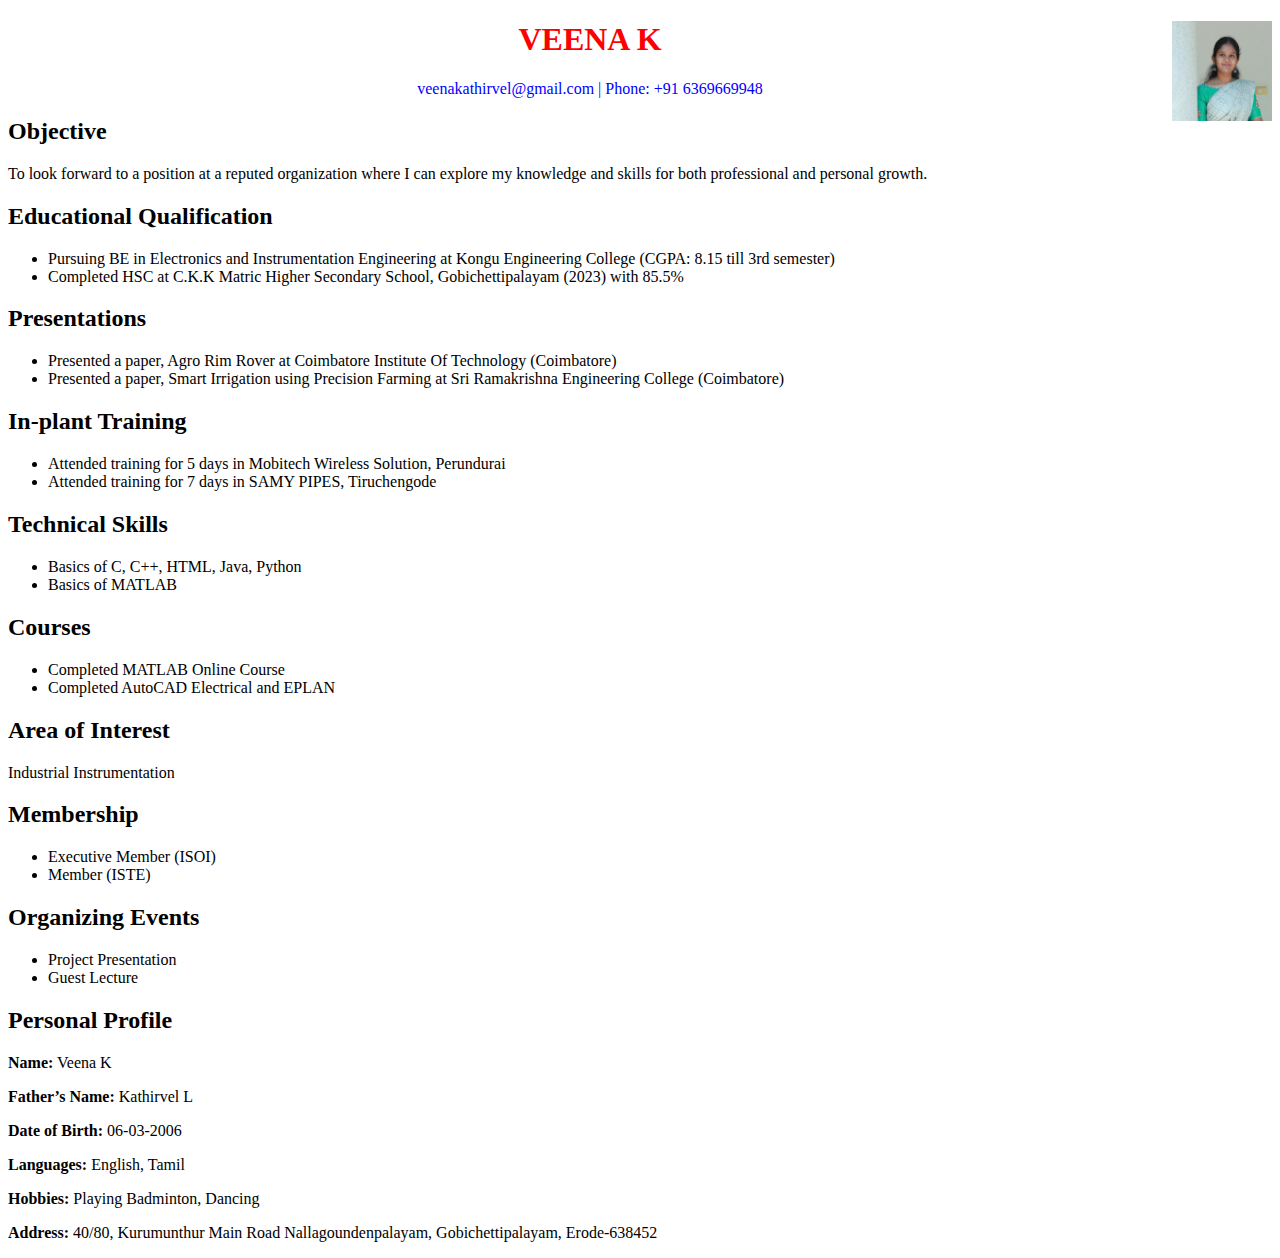
<file: index.html>
<!DOCTYPE html>
<html lang="en">
<head>
    <meta charset="UTF-8" />
    <meta name="viewport" content="width=device-width, initial-scale=1.0"/>
    <title>Resume - Veena K</title>
   
</head>
<body>
    <img src="veena.jpg.jpg"width="100"height="100"align="right">
    <div class="container">
        
        <h1 style="color:red;text-align:center;">VEENA K</h1>
        <div class="contact-info">
            <p style="color:blue;text-align:center;">veenakathirvel@gmail.com | Phone: +91 6369669948</p>

        </div>
        

        <div class="section">
            <h2>Objective</h2>
            <p>To look forward to a position at a reputed organization where I can explore my knowledge and skills for both professional and personal growth.</p>
        </div>

        <div class="section">
            <h2>Educational Qualification</h2>
            <ul>
                <li>Pursuing BE in Electronics and Instrumentation Engineering at Kongu Engineering College (CGPA: 8.15 till 3rd semester)</li>
                <li>Completed HSC at C.K.K Matric Higher Secondary School, Gobichettipalayam (2023) with 85.5%</li>
            </ul>
        </div>

        <div class="section">
            <h2>Presentations</h2>
            <ul>
                <li>Presented a paper, Agro Rim Rover at Coimbatore Institute Of Technology (Coimbatore)</li>
                <li>Presented a paper, Smart Irrigation using Precision Farming at Sri Ramakrishna Engineering College (Coimbatore)</li>
            </ul>
        </div>

        <div class="section">
            <h2>In-plant Training</h2>
            <ul>
                <li>Attended training for 5 days in Mobitech Wireless Solution, Perundurai</li>
                <li>Attended training for 7 days in SAMY PIPES, Tiruchengode</li>
            </ul>
        </div>

        <div class="section">
            <h2>Technical Skills</h2>
            <ul>
                <li>Basics of C, C++, HTML, Java, Python</li>
                <li>Basics of MATLAB</li>
            </ul>
        </div>

        <div class="section">
            <h2>Courses</h2>
            <ul>
                <li>Completed MATLAB Online Course</li>
                <li>Completed AutoCAD Electrical and EPLAN</li>
            </ul>
        </div>

        <div class="section">
            <h2>Area of Interest</h2>
            <p>Industrial Instrumentation</p>
        </div>

        <div class="section">
            <h2>Membership</h2>
            <ul>
                <li>Executive Member (ISOI)</li>
                <li>Member (ISTE)</li>
            </ul>
        </div>

        <div class="section">
            <h2>Organizing Events</h2>
            <ul>
                <li>Project Presentation</li>
                <li>Guest Lecture</li>
            </ul>
        </div>

        <div class="section personal-info">
            <h2>Personal Profile</h2>
            <p><strong>Name:</strong> Veena K</p>
            <p><strong>Father’s Name:</strong> Kathirvel L</p>
            <p><strong>Date of Birth:</strong> 06-03-2006</p>
            <p><strong>Languages:</strong> English, Tamil</p>
            <p><strong>Hobbies:</strong> Playing Badminton, Dancing</p>
            <p><strong>Address:</strong> 40/80, Kurumunthur Main Road Nallagoundenpalayam, Gobichettipalayam, Erode-638452</p>
        </div>
    </div>
</body>
</html>
</file>
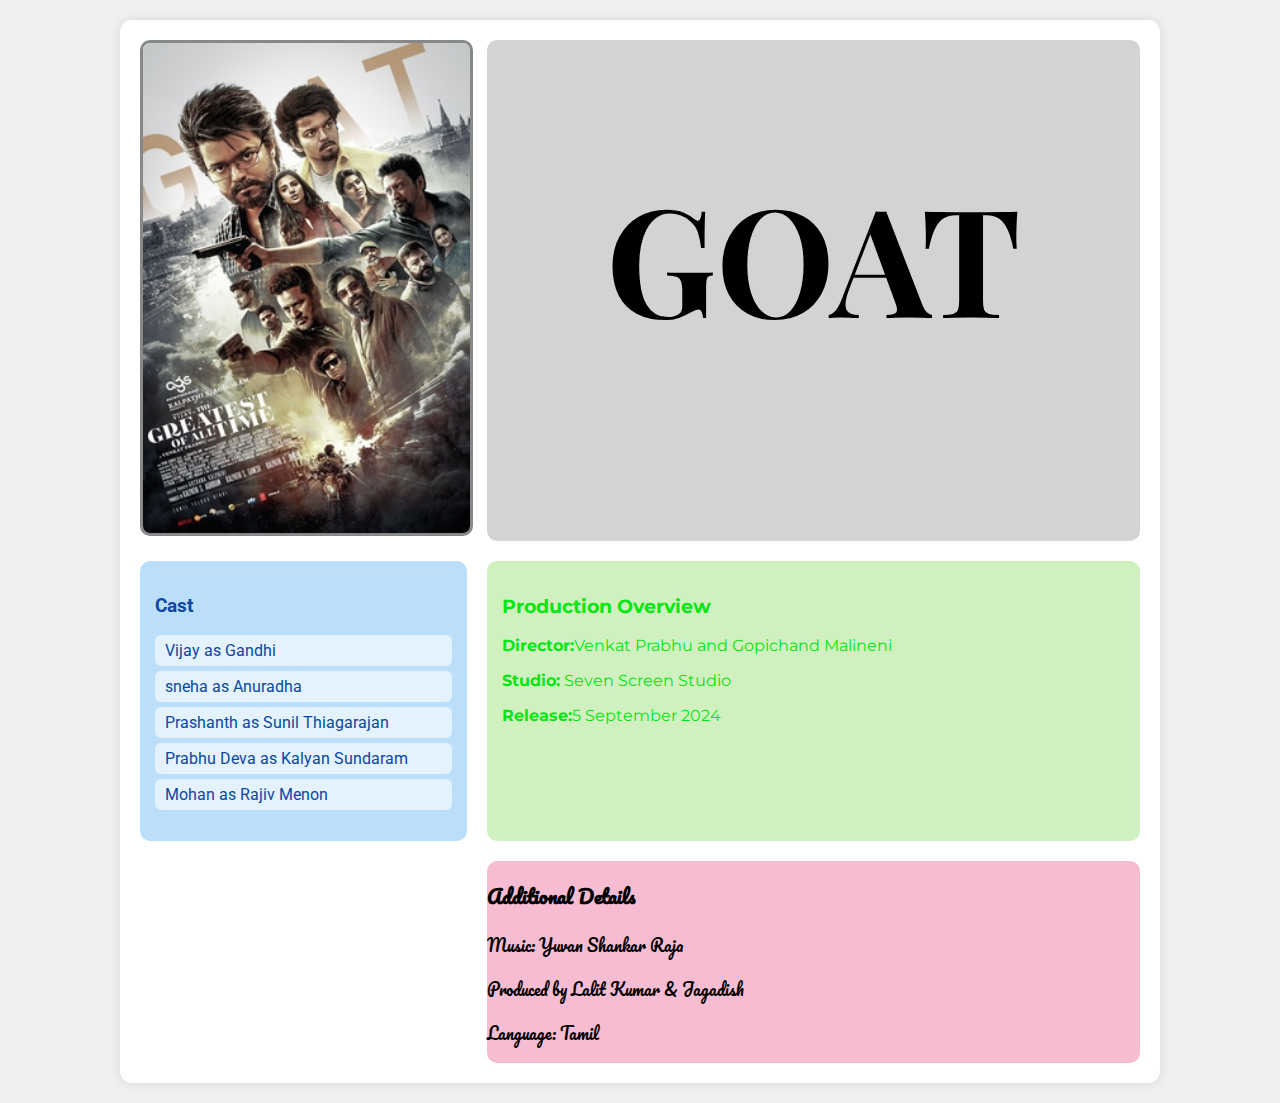
<file: grid.html>
<!DOCTYPE html>
<html lang="en">
<head>
  <meta charset="UTF-8">
  <title>Styled Movie Grid</title>
  <link href="https://fonts.googleapis.com/css2?family=Roboto&family=Playfair+Display&family=Courier+Prime&family=Montserrat:wght@500&family=Pacifico&display=swap" rel="stylesheet">
  <style>
    body {
      margin: 0;
      padding: 20px;
      background: #f0f0f0;
      font-family: Arial, sans-serif;
    }

    .container {
      display: grid;
      grid-template-columns: 1fr 2fr;
      grid-template-rows: auto auto auto;
      gap: 20px;
      max-width: 1000px;
      margin: auto;
      background: #fff;
      padding: 20px;
      border-radius: 12px;
      box-shadow: 0 0 12px rgba(0, 0, 0, 0.1);
    }

    .poster {
      grid-column: 1 / 2;
      grid-row: 1 / 2;
      font-family: 'Courier Prime', monospace;
    }

    .poster img {
      width: 100%;
      border-radius: 10px;
      border: 3px solid #888;
    }

    .movie-name {
      grid-column: 2 / 3;
      grid-row: 1 / 2;
      font-family: 'Playfair Display', serif;
      font-size: 30px;
      color: black;
      background: lightgrey;
      padding: 15px;
      border-radius: 10px;
    }

    .production-top {
      grid-column: 2 / 3;
      grid-row: 2 / 3;
      font-family: 'Montserrat', sans-serif;
      background: #d0f0c0;
      padding: 15px;
      border-radius: 10px;
      color: #04e710;
    }

    .cast {
      grid-column: 1 / 2;
      grid-row: 2 / 3;
      font-family: 'Roboto', sans-serif;
      background: #bbdefb;
      padding: 15px;
      border-radius: 10px;
      color: #0d47a1;
    }

    .cast ul {
      list-style: none;
      padding: 0;
    }

    .cast li {
      margin: 5px 0;
      background: #e3f2fd;
      padding: 6px 10px;
      border-radius: 6px;
    }

    .production-bottom {
      grid-column: 2 / 3;
      grid-row: 3 / 4;
      font-family: 'Pacifico', cursive;
      background: #f1a3c1b9;
      color: black;
      border-radius: 10px;
    }

    /* Responsive layout */
    @media (max-width: 700px) {
      .container {
        grid-template-columns: 1fr;
      }

      .poster, .movie-name, .production-top, .cast, .production-bottom {
        grid-column: 1 / 2;
      }
    }
  </style>
</head>
<body>

  <div class="container">
    <div class="poster">
      <img src="goat.jpg">
      </div>

    <div class="movie-name">
       <h1 style="text-align:center;font:italic;font-size:150px";>GOAT</h1>
    </div>

    <div class="production-top">
      <h3>Production Overview</h3>
      <p><strong>Director:</strong>Venkat Prabhu and Gopichand Malineni </p>
      <p><strong>Studio:</strong> Seven Screen Studio</p>
      <p><strong>Release:</strong>5 September 2024</p>
    </div>

    <div class="cast">
      <h3>Cast</h3>
      <ul>
        <li>Vijay as Gandhi</li>
        <li>sneha as Anuradha </li>
        <li>Prashanth as Sunil Thiagarajan </li>
    <li>Prabhu Deva as Kalyan Sundaram </li>
      <li>   Mohan as Rajiv Menon</li>
      </ul>
    </div>

    <div class="production-bottom">
      <h3>Additional Details</h3>
      <p>Music:  Yuvan Shankar Raja</p>
      <p>Produced by Lalit Kumar & Jagadish</p>
      <p>Language: Tamil</p>
    </div>
  </div>

</body>
</html>
</file>
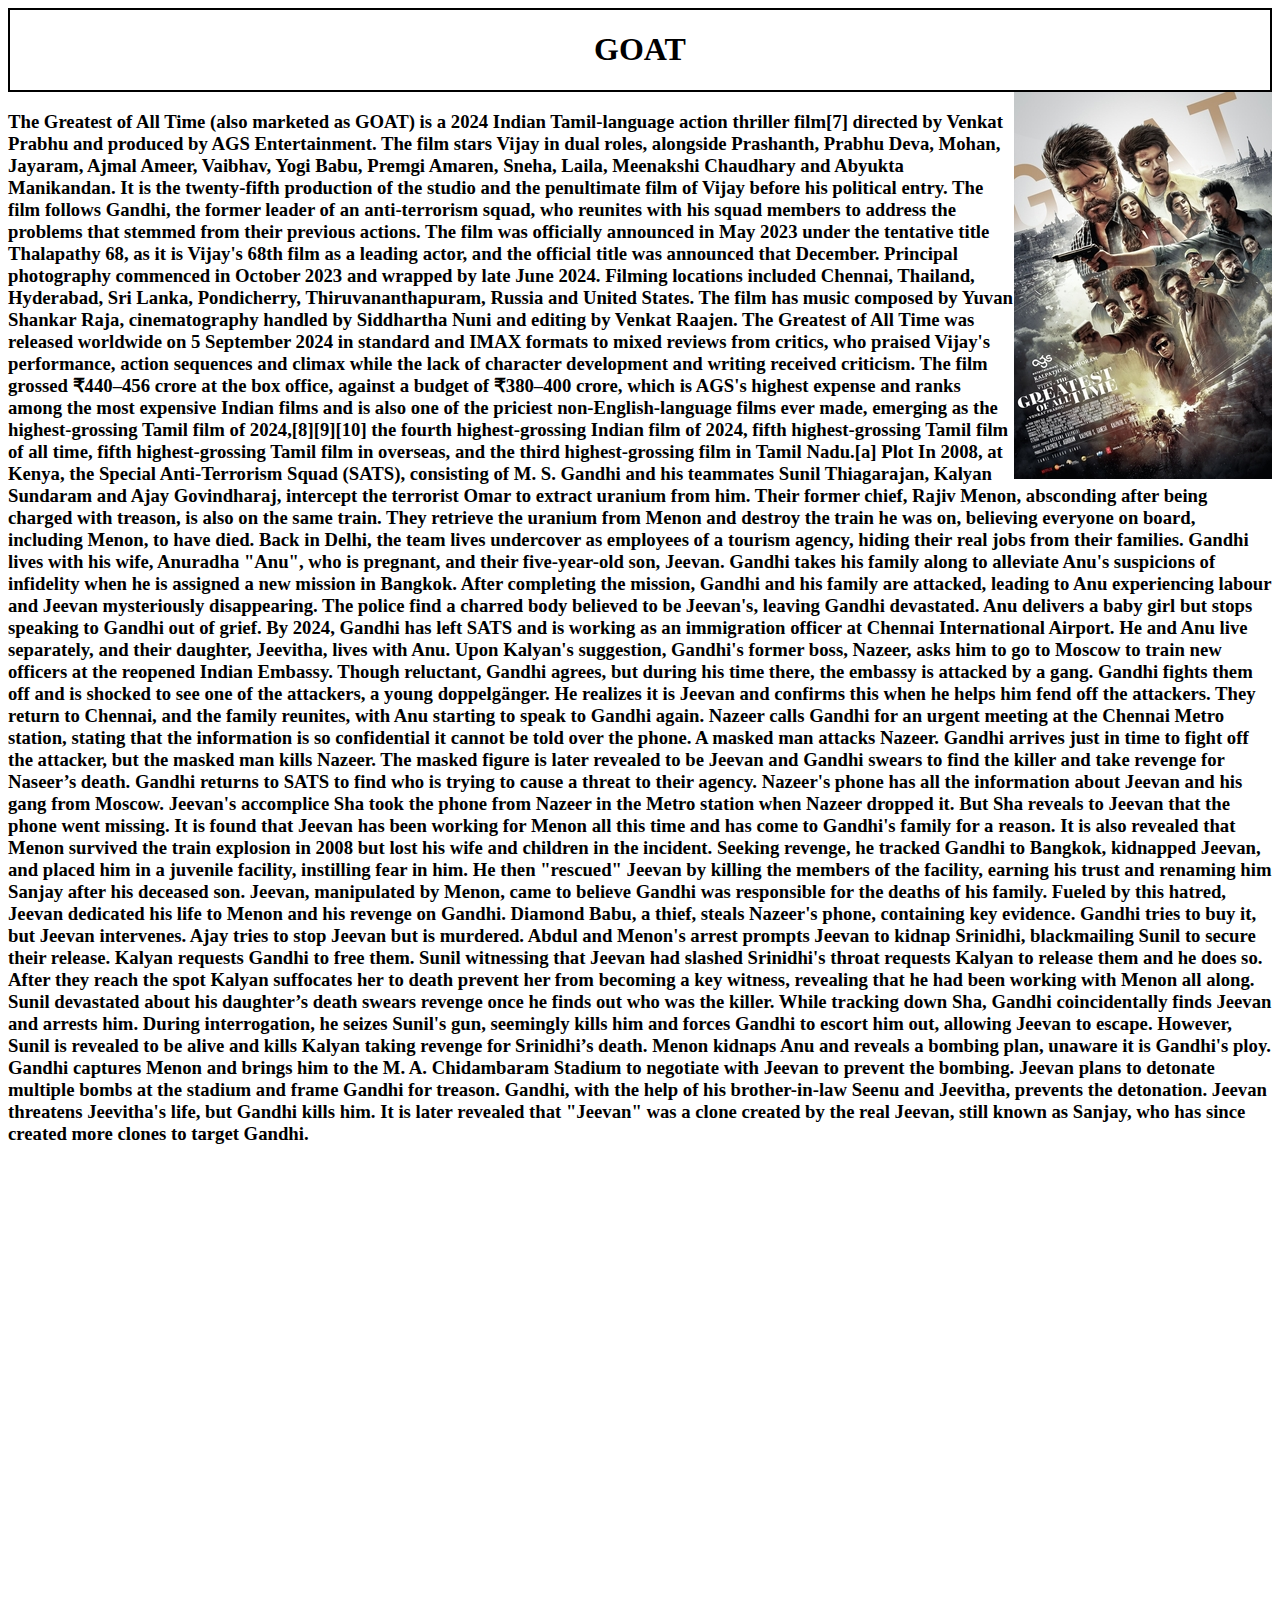
<file: movie1.html>
<!DOCTYPE html>
<head>
    <style>
    div.sticky{
    position: sticky;
    top: 0;
    background-color:white;
    border: 2px solid black;
    }
    </style>
   
</head>
<body>
    <div class = "sticky"><h1 style= "text-align:center";>GOAT</h1></div>
    <img src = "goat.jpg"align="right"/>
    <div style="padding-bottom:2000px">
        <h3> The Greatest of All Time (also marketed as GOAT) is a 2024 Indian Tamil-language action thriller film[7] directed by Venkat Prabhu and produced by AGS Entertainment. The film stars Vijay in dual roles, alongside Prashanth, Prabhu Deva, Mohan, Jayaram, Ajmal Ameer, Vaibhav, Yogi Babu, Premgi Amaren, Sneha, Laila, Meenakshi Chaudhary and Abyukta Manikandan. It is the twenty-fifth production of the studio and the penultimate film of Vijay before his political entry. The film follows Gandhi, the former leader of an anti-terrorism squad, who reunites with his squad members to address the problems that stemmed from their previous actions.

The film was officially announced in May 2023 under the tentative title Thalapathy 68, as it is Vijay's 68th film as a leading actor, and the official title was announced that December. Principal photography commenced in October 2023 and wrapped by late June 2024. Filming locations included Chennai, Thailand, Hyderabad, Sri Lanka, Pondicherry, Thiruvananthapuram, Russia and United States. The film has music composed by Yuvan Shankar Raja, cinematography handled by Siddhartha Nuni and editing by Venkat Raajen.

The Greatest of All Time was released worldwide on 5 September 2024 in standard and IMAX formats to mixed reviews from critics, who praised Vijay's performance, action sequences and climax while the lack of character development and writing received criticism. The film grossed ₹440–456 crore at the box office, against a budget of ₹380–400 crore, which is AGS's highest expense and ranks among the most expensive Indian films and is also one of the priciest non-English-language films ever made, emerging as the highest-grossing Tamil film of 2024,[8][9][10] the fourth highest-grossing Indian film of 2024, fifth highest-grossing Tamil film of all time, fifth highest-grossing Tamil film in overseas, and the third highest-grossing film in Tamil Nadu.[a]

Plot
In 2008, at Kenya, the Special Anti-Terrorism Squad (SATS), consisting of M. S. Gandhi and his teammates Sunil Thiagarajan, Kalyan Sundaram and Ajay Govindharaj, intercept the terrorist Omar to extract uranium from him. Their former chief, Rajiv Menon, absconding after being charged with treason, is also on the same train. They retrieve the uranium from Menon and destroy the train he was on, believing everyone on board, including Menon, to have died. Back in Delhi, the team lives undercover as employees of a tourism agency, hiding their real jobs from their families. Gandhi lives with his wife, Anuradha "Anu", who is pregnant, and their five-year-old son, Jeevan.

Gandhi takes his family along to alleviate Anu's suspicions of infidelity when he is assigned a new mission in Bangkok. After completing the mission, Gandhi and his family are attacked, leading to Anu experiencing labour and Jeevan mysteriously disappearing. The police find a charred body believed to be Jeevan's, leaving Gandhi devastated. Anu delivers a baby girl but stops speaking to Gandhi out of grief.

By 2024, Gandhi has left SATS and is working as an immigration officer at Chennai International Airport. He and Anu live separately, and their daughter, Jeevitha, lives with Anu. Upon Kalyan's suggestion, Gandhi's former boss, Nazeer, asks him to go to Moscow to train new officers at the reopened Indian Embassy. Though reluctant, Gandhi agrees, but during his time there, the embassy is attacked by a gang. Gandhi fights them off and is shocked to see one of the attackers, a young doppelgänger. He realizes it is Jeevan and confirms this when he helps him fend off the attackers. They return to Chennai, and the family reunites, with Anu starting to speak to Gandhi again. Nazeer calls Gandhi for an urgent meeting at the Chennai Metro station, stating that the information is so confidential it cannot be told over the phone. A masked man attacks Nazeer. Gandhi arrives just in time to fight off the attacker, but the masked man kills Nazeer. The masked figure is later revealed to be Jeevan and Gandhi swears to find the killer and take revenge for Naseer’s death.

Gandhi returns to SATS to find who is trying to cause a threat to their agency. Nazeer's phone has all the information about Jeevan and his gang from Moscow. Jeevan's accomplice Sha took the phone from Nazeer in the Metro station when Nazeer dropped it. But Sha reveals to Jeevan that the phone went missing. It is found that Jeevan has been working for Menon all this time and has come to Gandhi's family for a reason.

It is also revealed that Menon survived the train explosion in 2008 but lost his wife and children in the incident. Seeking revenge, he tracked Gandhi to Bangkok, kidnapped Jeevan, and placed him in a juvenile facility, instilling fear in him. He then "rescued" Jeevan by killing the members of the facility, earning his trust and renaming him Sanjay after his deceased son. Jeevan, manipulated by Menon, came to believe Gandhi was responsible for the deaths of his family. Fueled by this hatred, Jeevan dedicated his life to Menon and his revenge on Gandhi.

Diamond Babu, a thief, steals Nazeer's phone, containing key evidence. Gandhi tries to buy it, but Jeevan intervenes. Ajay tries to stop Jeevan but is murdered. Abdul and Menon's arrest prompts Jeevan to kidnap Srinidhi, blackmailing Sunil to secure their release. Kalyan requests Gandhi to free them. Sunil witnessing that Jeevan had slashed Srinidhi's throat requests Kalyan to release them and he does so. After they reach the spot Kalyan suffocates her to death prevent her from becoming a key witness, revealing that he had been working with Menon all along. Sunil devastated about his daughter’s death swears revenge once he finds out who was the killer. While tracking down Sha, Gandhi coincidentally finds Jeevan and arrests him. During interrogation, he seizes Sunil's gun, seemingly kills him and forces Gandhi to escort him out, allowing Jeevan to escape. However, Sunil is revealed to be alive and kills Kalyan taking revenge for Srinidhi’s death. Menon kidnaps Anu and reveals a bombing plan, unaware it is Gandhi's ploy. Gandhi captures Menon and brings him to the M. A. Chidambaram Stadium to negotiate with Jeevan to prevent the bombing. Jeevan plans to detonate multiple bombs at the stadium and frame Gandhi for treason. Gandhi, with the help of his brother-in-law Seenu and Jeevitha, prevents the detonation. Jeevan threatens Jeevitha's life, but Gandhi kills him.

It is later revealed that "Jeevan" was a clone created by the real Jeevan, still known as Sanjay, who has since created more clones to target Gandhi.</h3>
</div>       
</body>
</html>
</file>
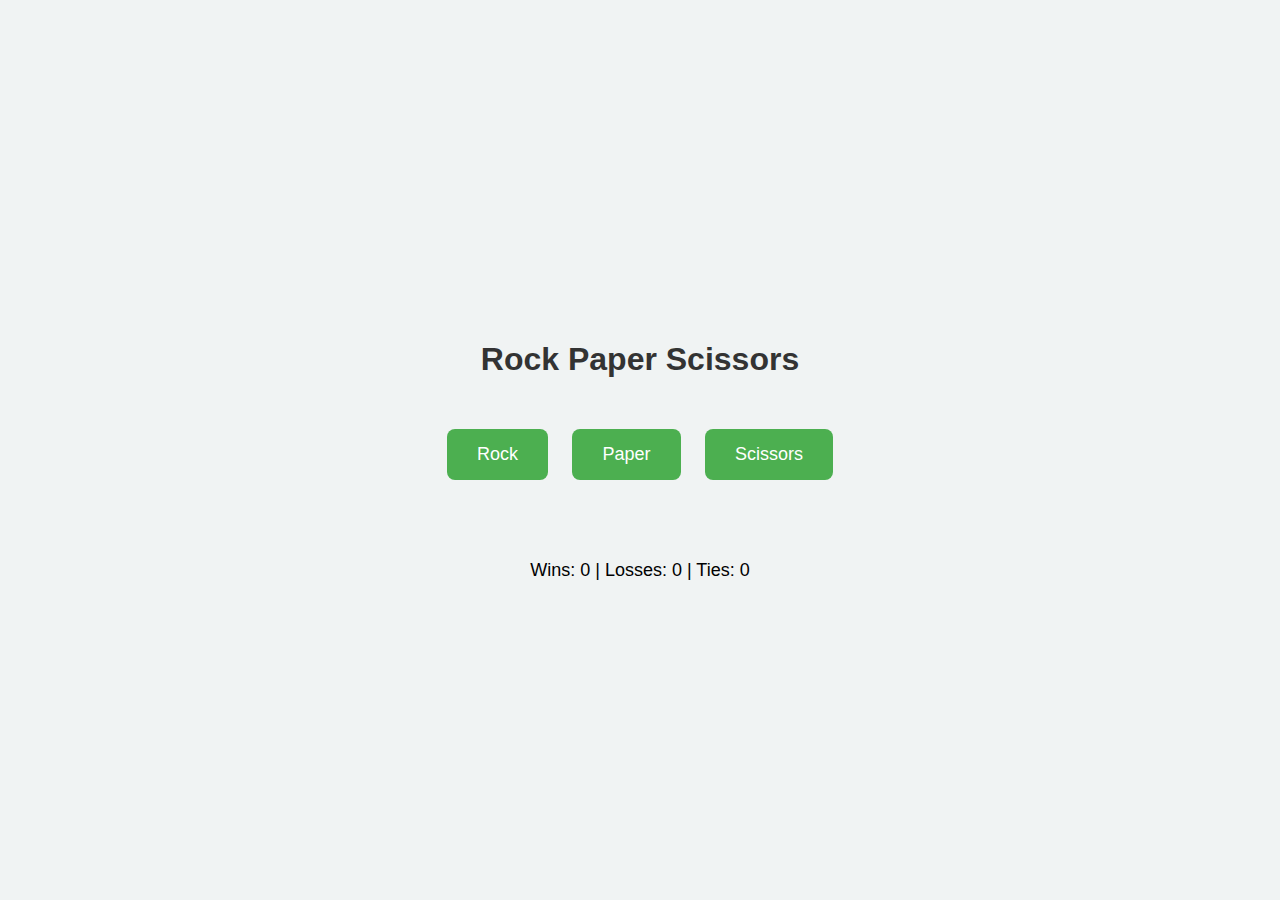
<file: day3/game.html>
<!DOCTYPE html>
<html lang="en">
<head>

<title>Rock Paper Scissors Game</title>
<link rel="stylesheet" href="day3.css"/>
</head>
<body>

<h1>Rock Paper Scissors</h1>
<div class="buttons">
  <button onclick="play('rock')">Rock</button>
  <button onclick="play('paper')">Paper</button>
  <button onclick="play('scissors')">Scissors</button>
</div>

<div id="result"></div>
<div id="score">
  Wins: <span id="winCount">0</span> | Losses: <span id="lossCount">0</span> | Ties: <span id="tieCount">0</span>
</div>

<script src="day3.js"></script>
</body>
</html>
</file>
<file: day3/day3.css>
body {
  font-family: Arial, sans-serif;
  background-color: #f0f3f3;
  display: flex;
  flex-direction: column;
  align-items: center;
  justify-content: center;
  min-height: 100vh;
  margin: 0;
}

h1 {
  color: #333;
}

.buttons {
  margin: 20px;
}

button {
  background-color: #4CAF50;
  border: none;
  color: white;
  padding: 15px 30px;
  margin: 10px;
  font-size: 18px;
  border-radius: 8px;
  cursor: pointer;
  transition: background-color 0.3s;
}

button:hover {
  background-color: #45a049;
}

#result {
  margin-top: 30px;
  font-size: 20px;
  text-align: center;
}

#score {
  margin-top: 20px;
  font-size: 18px;
}
</file>
